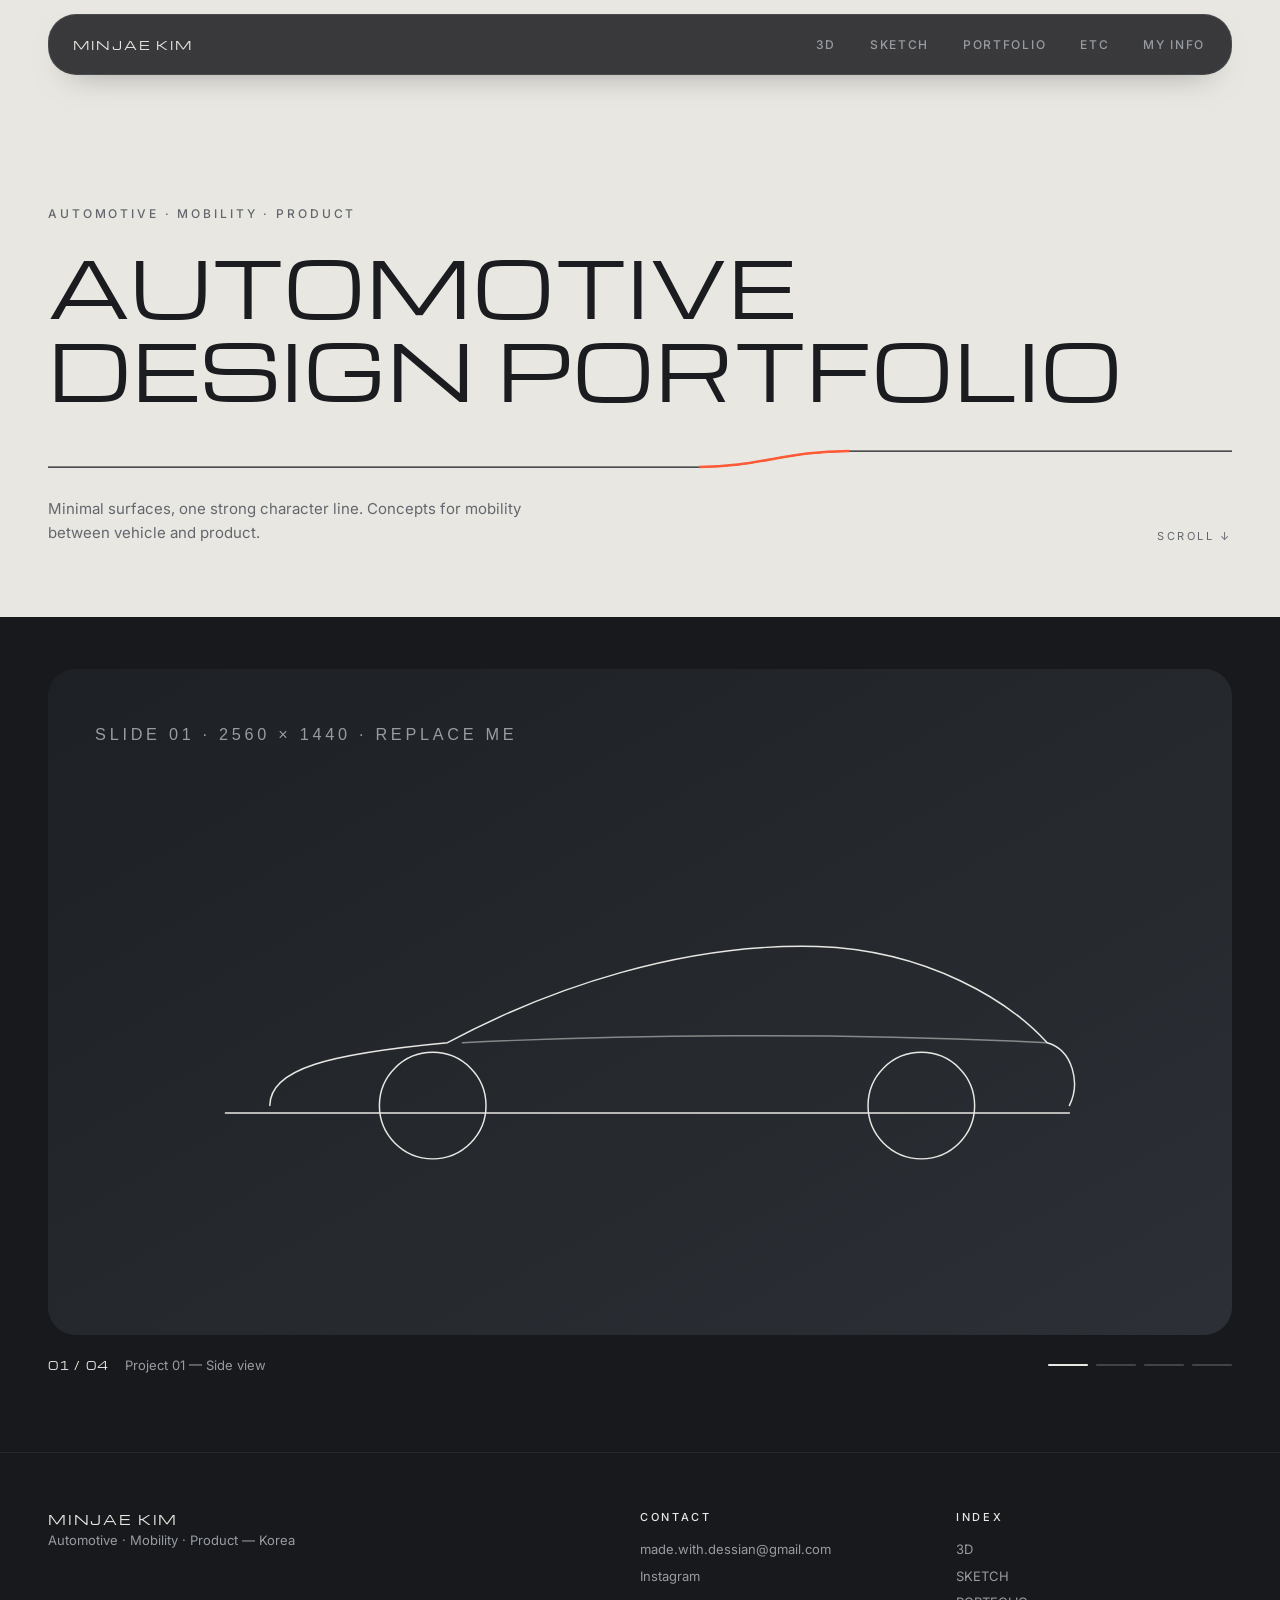
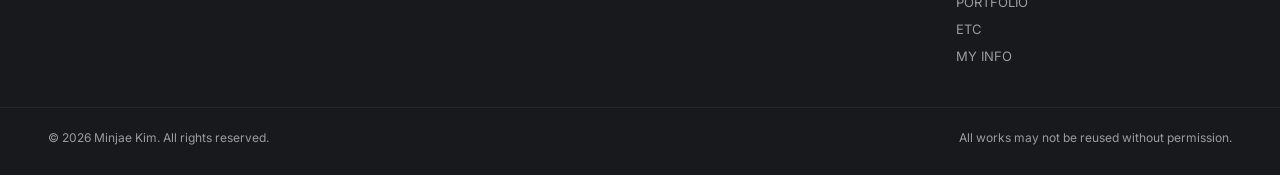
<file: index.html>
<!doctype html>
<html lang="en">
<head>
<meta charset="utf-8">
<meta name="viewport" content="width=device-width, initial-scale=1">
<title>Portfolio</title>
<meta name="description" content="Automotive and mobility design portfolio.">
<link rel="preconnect" href="https://fonts.googleapis.com">
<link rel="preconnect" href="https://fonts.gstatic.com" crossorigin>
<link href="https://fonts.googleapis.com/css2?family=Inter:wght@400;500;600&family=Michroma&display=swap" rel="stylesheet">
<link rel="stylesheet" href="css/style.css">
</head>
<body data-page="home">
<header id="site-header" class="gnb"></header>
<main>
  <section class="intro wrap">
    <p class="eyebrow" data-site="eyebrow"></p>
    <h1 class="wordmark" data-site="title">AUTOMOTIVE DESIGN PORTFOLIO</h1>
    <svg class="character-line" viewBox="0 0 1200 28" preserveAspectRatio="none" aria-hidden="true">
      <path pathLength="1" d="M0 22 H660 C720 22 748 6 812 6 H1200"/>
      <path class="accent" pathLength="1" d="M660 22 C720 22 748 6 812 6"/>
    </svg>
    <div class="intro-foot">
      <p class="tagline" data-site="tagline"></p>
      <span class="scroll-hint">SCROLL ↓</span>
    </div>
  </section>
  <section class="showcase" aria-label="Featured works">
    <div id="carousel" class="carousel wrap" tabindex="0" aria-roledescription="carousel"></div>
  </section>
</main>
<footer id="site-footer" class="site-footer"></footer>
<script src="js/data.js"></script>
<script src="js/site.js"></script>
</body>
</html>
</file>
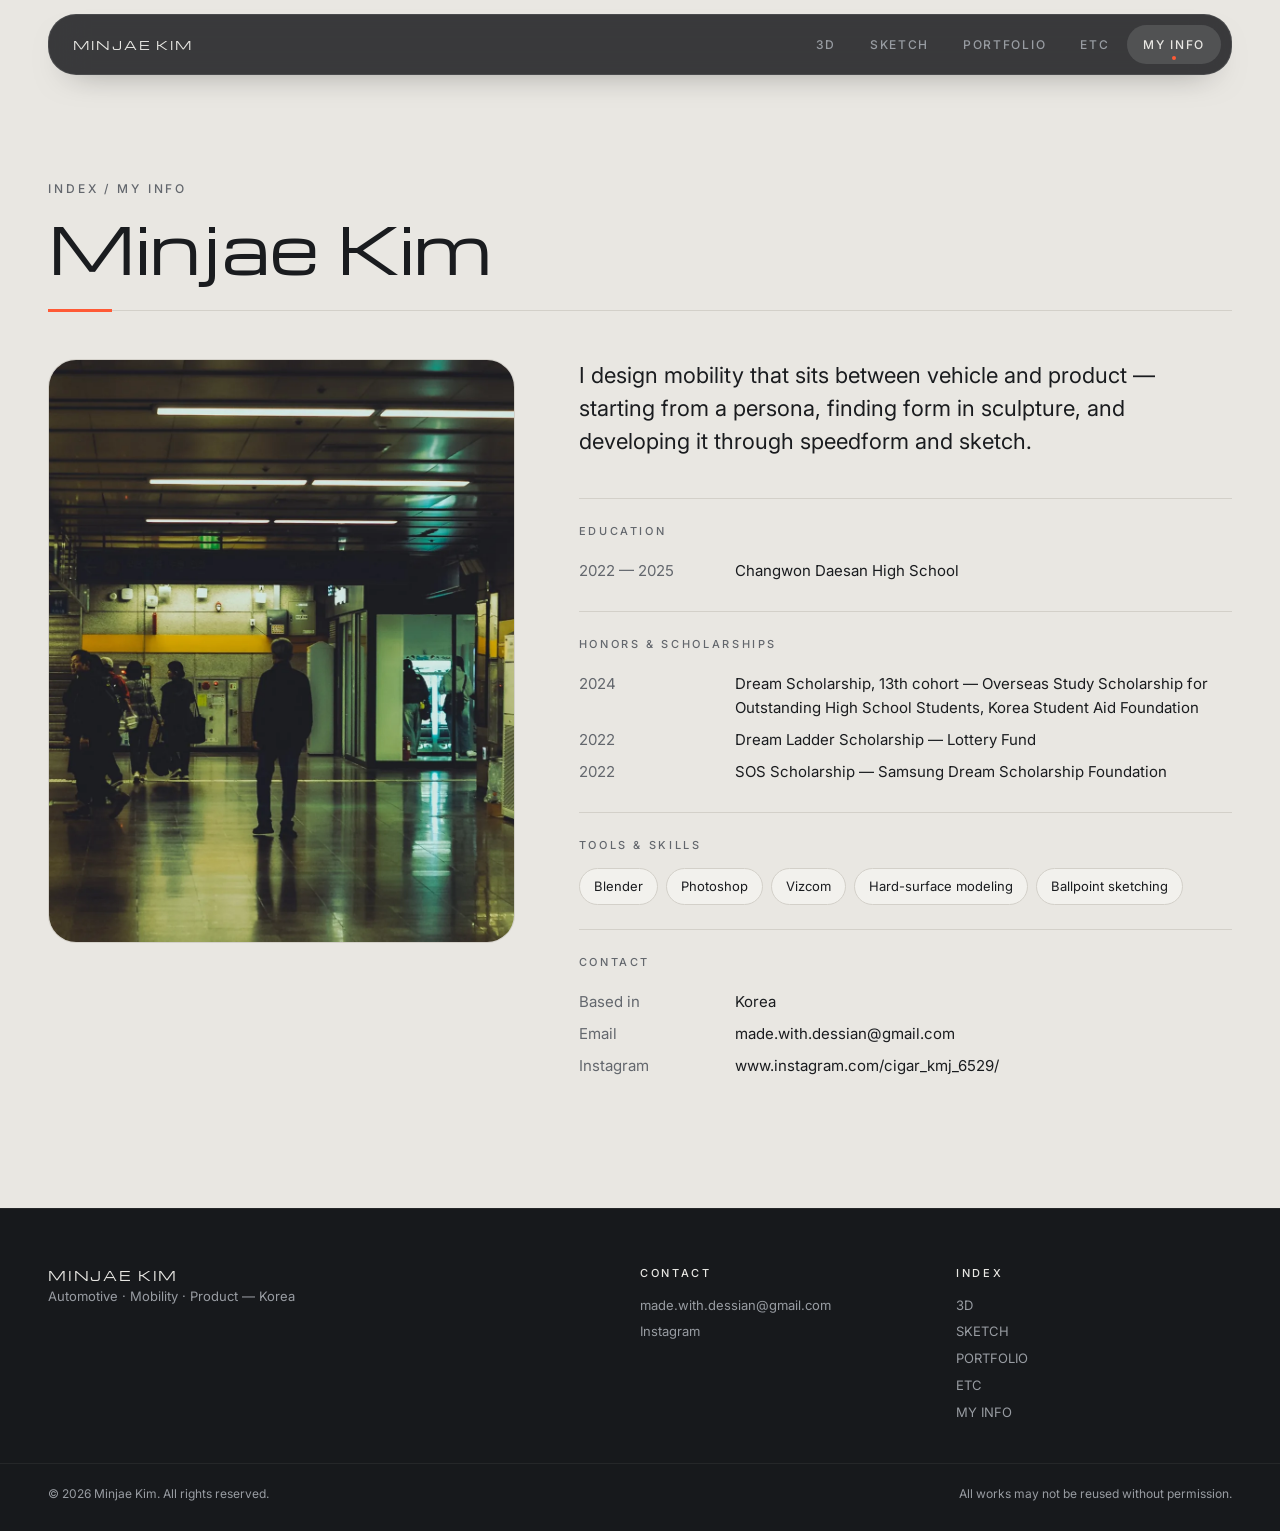
<file: info.html>
<!doctype html>
<html lang="en">
<head>
<meta charset="utf-8">
<meta name="viewport" content="width=device-width, initial-scale=1">
<title>My Info</title>
<meta name="description" content="Automotive and mobility design portfolio.">
<link rel="preconnect" href="https://fonts.googleapis.com">
<link rel="preconnect" href="https://fonts.gstatic.com" crossorigin>
<link href="https://fonts.googleapis.com/css2?family=Inter:wght@400;500;600&family=Michroma&display=swap" rel="stylesheet">
<link rel="stylesheet" href="css/style.css">
</head>
<body data-page="info">
<header id="site-header" class="gnb"></header>
<main>
  <section class="page-head wrap">
    <p class="eyebrow">Index / MY INFO</p>
    <h1 class="page-title" id="page-title"></h1>
    <div class="rule"></div>
  </section>
  <section class="info-grid wrap">
    <div class="portrait sq reveal" id="portrait"></div>
    <div id="info-body"></div>
  </section>
</main>
<footer id="site-footer" class="site-footer"></footer>
<script src="js/data.js"></script>
<script src="js/site.js"></script>
</body>
</html>
</file>
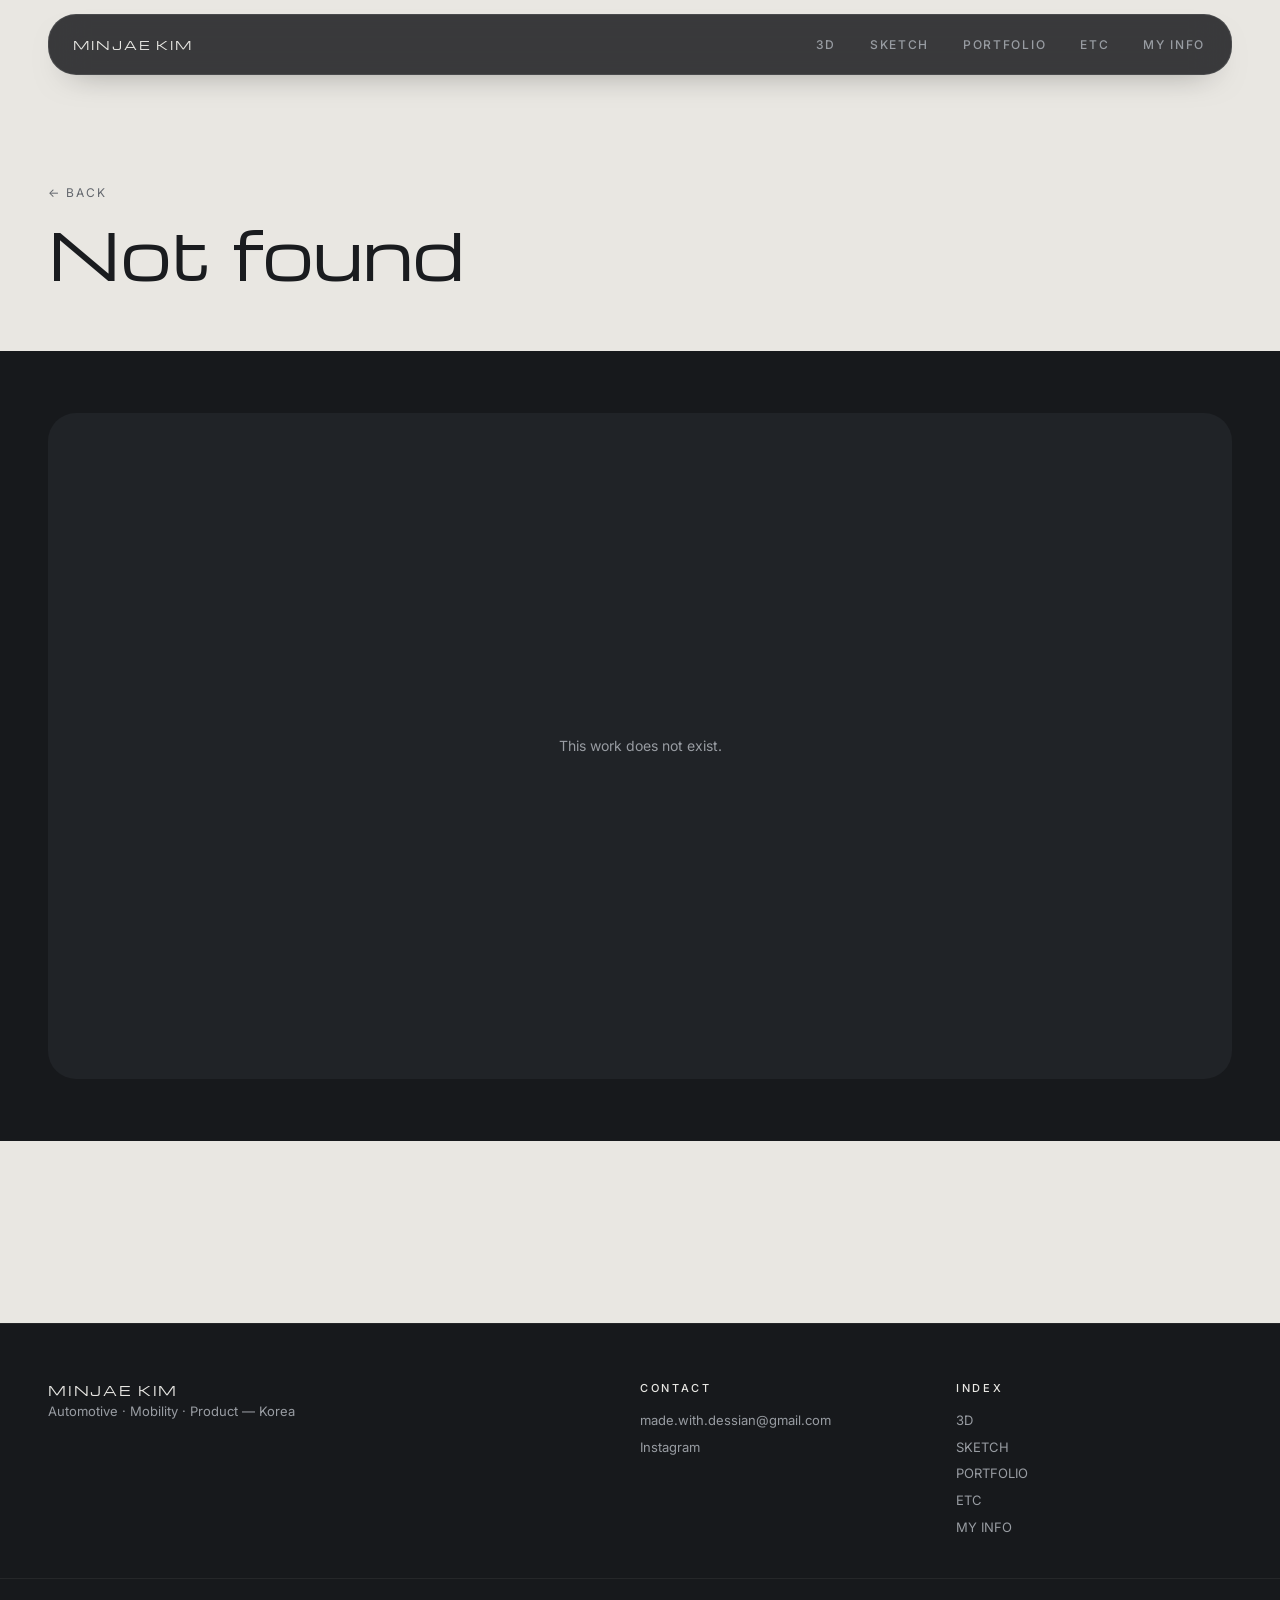
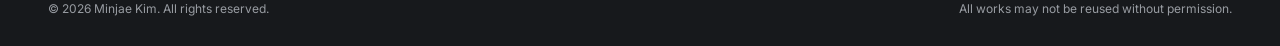
<file: view.html>
<!doctype html>
<html lang="en">
<head>
<meta charset="utf-8">
<meta name="viewport" content="width=device-width, initial-scale=1">
<title>Work</title>
<meta name="description" content="Automotive and mobility design portfolio.">
<link rel="preconnect" href="https://fonts.googleapis.com">
<link rel="preconnect" href="https://fonts.gstatic.com" crossorigin>
<link href="https://fonts.googleapis.com/css2?family=Inter:wght@400;500;600&family=Michroma&display=swap" rel="stylesheet">
<link rel="stylesheet" href="css/style.css">
</head>
<body data-page="view">
<header id="site-header" class="gnb"></header>
<main>
  <section class="page-head wrap" id="view-head">
    <a class="back-link" href="index.html">← BACK</a>
    <h1 class="page-title" id="view-title"></h1>
    <p class="page-meta" id="view-meta"></p>
  </section>
  <section class="stage"><div class="wrap" id="view-stage"></div></section>
  <section class="desc wrap"><p class="desc-body" id="view-desc"></p></section>
</main>
<footer id="site-footer" class="site-footer"></footer>
<script src="js/data.js"></script>
<script src="js/site.js"></script>
</body>
</html>
</file>
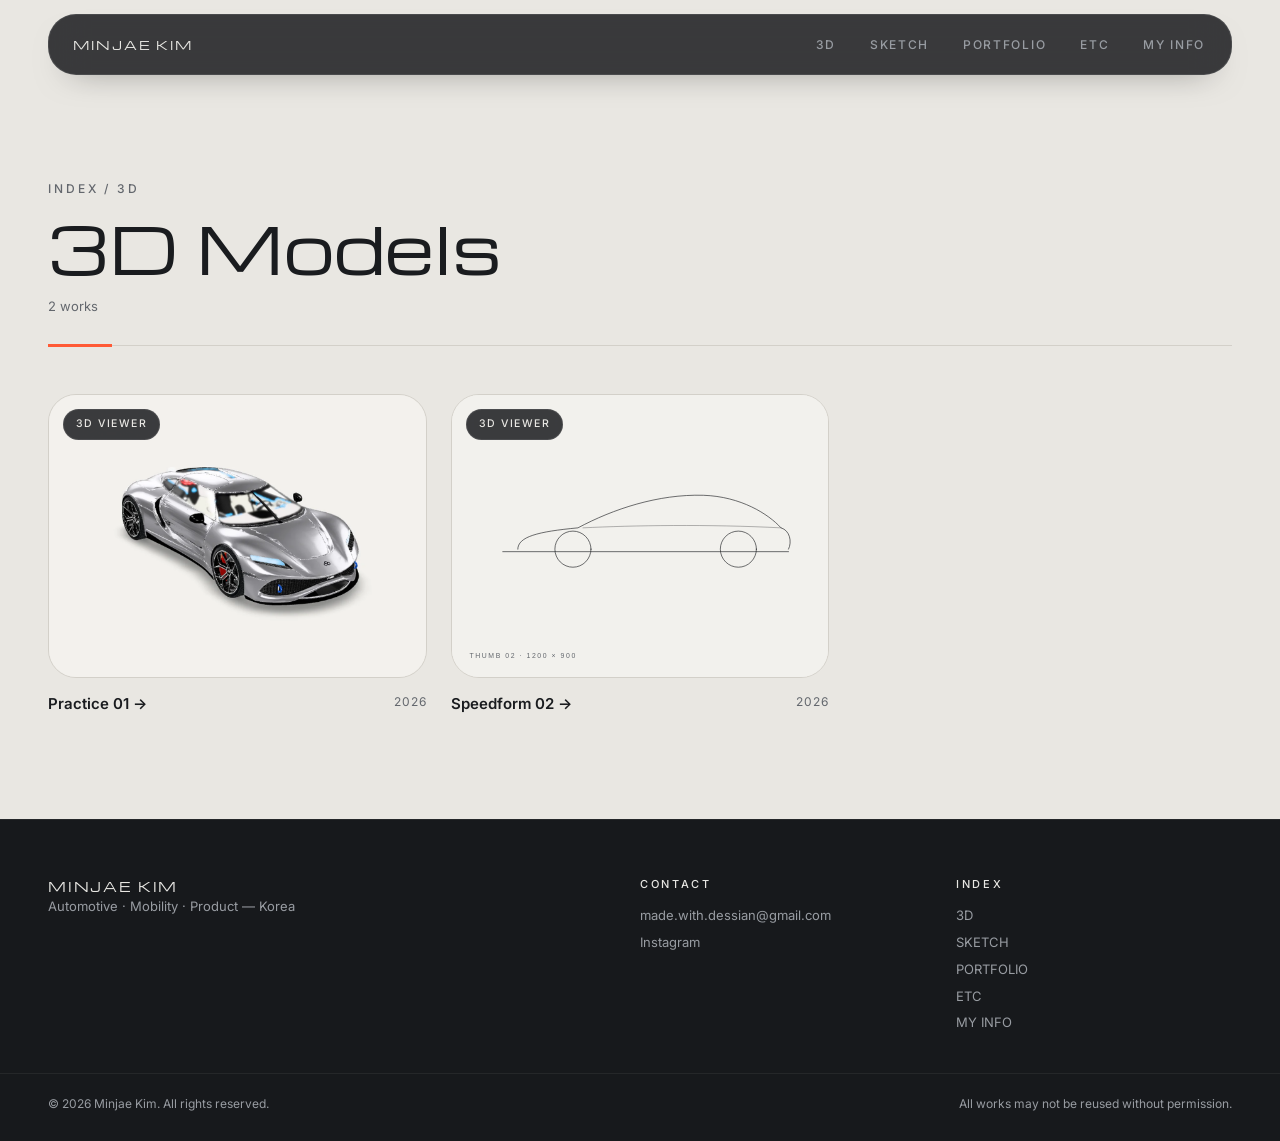
<file: works.html>
<!doctype html>
<html lang="en">
<head>
<meta charset="utf-8">
<meta name="viewport" content="width=device-width, initial-scale=1">
<title>Works</title>
<meta name="description" content="Automotive and mobility design portfolio.">
<link rel="preconnect" href="https://fonts.googleapis.com">
<link rel="preconnect" href="https://fonts.gstatic.com" crossorigin>
<link href="https://fonts.googleapis.com/css2?family=Inter:wght@400;500;600&family=Michroma&display=swap" rel="stylesheet">
<link rel="stylesheet" href="css/style.css">
</head>
<body data-page="works">
<header id="site-header" class="gnb"></header>
<main>
  <section class="page-head wrap">
    <p class="eyebrow" id="page-eyebrow"></p>
    <h1 class="page-title" id="page-title"></h1>
    <p class="page-meta" id="page-meta"></p>
    <div class="rule"></div>
  </section>
  <div id="grid" class="cards wrap"></div>
</main>
<footer id="site-footer" class="site-footer"></footer>
<script src="js/data.js"></script>
<script src="js/site.js"></script>
</body>
</html>
</file>
<file: css/style.css>
/* =========================================================
   Tokens
   ========================================================= */
:root {
  --graphite:   #17191c;
  --graphite-2: #202327;
  --graphite-3: #2b2f34;
  --paper:      #e9e7e2;
  --paper-2:    #f2f1ed;
  --line:       #d3d0c9;
  --ink:        #1a1c1f;
  --ink-soft:   #63676d;
  --on-dark:    #e8e7e3;
  --on-dark-soft: #989ca2;
  --accent:     #ff5a36;

  --r-lg: 28px;
  --r-sm: 16px;
  --ease: cubic-bezier(.2, .7, .2, 1);

  --font-display: "Michroma", "Inter", sans-serif;
  --font-body: "Inter", system-ui, -apple-system, "Segoe UI", sans-serif;

  --max: 1280px;
  --gutter: clamp(16px, 4vw, 48px);
}

*, *::before, *::after { box-sizing: border-box; }
html { scroll-behavior: smooth; }
body {
  margin: 0;
  background: var(--paper);
  color: var(--ink);
  font-family: var(--font-body);
  font-size: 16px;
  line-height: 1.6;
  -webkit-font-smoothing: antialiased;
  min-height: 100vh;
  display: flex;
  flex-direction: column;
}
main { flex: 1; }
img { max-width: 100%; display: block; }
a { color: inherit; text-decoration: none; }
button { font: inherit; color: inherit; }
.wrap { max-width: var(--max); margin: 0 auto; padding: 0 var(--gutter); }

/* Squircle: 지원 브라우저는 진짜 스퀴클, 나머지는 둥근 모서리 */
.sq    { border-radius: var(--r-lg); }
.sq-sm { border-radius: var(--r-sm); }
@supports (corner-shape: squircle) {
  .sq    { corner-shape: squircle; border-radius: calc(var(--r-lg) * 1.9); }
  .sq-sm { corner-shape: squircle; border-radius: calc(var(--r-sm) * 1.9); }
}

.glass {
  background: rgba(23, 25, 28, .84);
  -webkit-backdrop-filter: blur(18px) saturate(140%);
  backdrop-filter: blur(18px) saturate(140%);
  border: 1px solid rgba(255, 255, 255, .09);
}

.eyebrow {
  margin: 0;
  font-size: 12px;
  font-weight: 500;
  letter-spacing: .24em;
  text-transform: uppercase;
  color: var(--ink-soft);
}

/* =========================================================
   GNB (header)
   ========================================================= */
.gnb {
  position: sticky;
  top: 0;
  z-index: 50;
  padding: 14px var(--gutter);
}
.gnb-bar {
  max-width: var(--max);
  margin: 0 auto;
  display: flex;
  align-items: center;
  justify-content: space-between;
  gap: 24px;
  padding: 10px 10px 10px 24px;
  color: var(--on-dark);
  box-shadow: 0 14px 34px -22px rgba(0, 0, 0, .55);
}
.brand {
  font-family: var(--font-display);
  font-size: 12px;
  letter-spacing: .16em;
  white-space: nowrap;
}
.gnb ul { display: flex; gap: 2px; list-style: none; margin: 0; padding: 0; }
.nav-link {
  position: relative;
  display: block;
  padding: 10px 16px;
  font-size: 12px;
  font-weight: 500;
  letter-spacing: .14em;
  border-radius: 999px;
  color: var(--on-dark-soft);
  transition: color .25s var(--ease), background-color .25s var(--ease);
}
.nav-link:hover { color: var(--on-dark); background: rgba(255, 255, 255, .07); }
.nav-link[aria-current="page"] { color: var(--on-dark); background: rgba(255, 255, 255, .12); }
.nav-link[aria-current="page"]::after {
  content: "";
  position: absolute;
  left: 50%; bottom: 4px;
  width: 4px; height: 4px;
  margin-left: -2px;
  border-radius: 50%;
  background: var(--accent);
}
.menu-btn {
  display: none;
  padding: 10px 16px;
  border: 0;
  border-radius: 999px;
  background: rgba(255, 255, 255, .08);
  font-size: 12px;
  font-weight: 500;
  letter-spacing: .14em;
  cursor: pointer;
}
@media (max-width: 820px) {
  .menu-btn { display: block; }
  .gnb nav {
    position: absolute;
    left: var(--gutter); right: var(--gutter);
    top: calc(100% - 4px);
    padding: 8px;
    border-radius: 24px;
    background: rgba(23, 25, 28, .86);
    -webkit-backdrop-filter: blur(18px);
    backdrop-filter: blur(18px);
    border: 1px solid rgba(255, 255, 255, .09);
    opacity: 0;
    pointer-events: none;
    transform: translateY(-6px);
    transition: opacity .25s var(--ease), transform .25s var(--ease);
  }
  .gnb.is-open nav { opacity: 1; pointer-events: auto; transform: none; }
  .gnb ul { flex-direction: column; }
  .nav-link { padding: 14px 18px; color: var(--on-dark); }
  .nav-link[aria-current="page"]::after { left: auto; right: 18px; bottom: 50%; margin: 0 0 -2px; }
}

/* =========================================================
   Main — intro (logo / title)
   ========================================================= */
.intro { padding-top: clamp(48px, 9vw, 120px); padding-bottom: clamp(36px, 6vw, 72px); }
.wordmark {
  margin: 20px 0 0;
  font-family: var(--font-display);
  font-weight: 400;
  font-size: clamp(26px, 6vw, 82px);
  line-height: 1.08;
  letter-spacing: .01em;
}
.character-line { display: block; width: 100%; height: 28px; margin-top: clamp(20px, 3vw, 36px); overflow: visible; }
.character-line path {
  fill: none;
  stroke: var(--ink);
  stroke-width: 1.25;
  vector-effect: non-scaling-stroke;
  stroke-dasharray: 1;
  stroke-dashoffset: 1;
  animation: draw 1.8s var(--ease) .25s forwards;
}
.character-line path.accent { stroke: var(--accent); stroke-width: 2.5; animation-delay: 1.4s; animation-duration: .8s; }
@keyframes draw { to { stroke-dashoffset: 0; } }

.intro-foot {
  display: flex;
  justify-content: space-between;
  align-items: flex-end;
  gap: 32px;
  margin-top: 24px;
}
.tagline { margin: 0; max-width: 520px; color: var(--ink-soft); font-size: 15px; }
.scroll-hint { font-size: 11px; letter-spacing: .24em; color: var(--ink-soft); white-space: nowrap; }
@media (max-width: 640px) { .scroll-hint { display: none; } }

/* =========================================================
   Main — carousel
   ========================================================= */
.showcase {
  background: var(--graphite);
  color: var(--on-dark);
  padding: clamp(28px, 4vw, 56px) 0 clamp(48px, 6vw, 88px);
}
.car-frame {
  position: relative;
  aspect-ratio: 16 / 9;
  overflow: hidden;
  background: var(--graphite-2);
}
.slide {
  position: absolute;
  inset: 0;
  margin: 0;
  opacity: 0;
  transition: opacity 1.1s var(--ease);
}
.slide.is-active { opacity: 1; }
.slide img {
  width: 100%;
  height: 100%;
  object-fit: cover;
  transform: scale(1.05);
  transition: transform 7s linear;
}
.slide.is-active img { transform: scale(1); }

.car-arrow {
  position: absolute;
  top: 50%;
  width: 48px; height: 48px;
  margin-top: -24px;
  display: grid;
  place-items: center;
  border-radius: 50%;
  color: var(--on-dark);
  cursor: pointer;
  opacity: 0;
  transition: opacity .3s var(--ease), background-color .2s;
}
.car-arrow.prev { left: 20px; }
.car-arrow.next { right: 20px; }
.car-frame:hover .car-arrow, .car-arrow:focus-visible { opacity: 1; }
.car-arrow:hover { background: rgba(23, 25, 28, .8); }
@media (hover: none) { .car-arrow { opacity: 1; width: 40px; height: 40px; margin-top: -20px; } }

.car-ui {
  display: flex;
  align-items: center;
  justify-content: space-between;
  gap: 24px;
  margin-top: 20px;
}
.car-caption { display: flex; gap: 16px; align-items: baseline; font-size: 13px; color: var(--on-dark-soft); }
.car-count { font-family: var(--font-display); font-size: 11px; color: var(--on-dark); letter-spacing: .1em; }
.car-dots { display: flex; gap: 8px; }
.car-dot {
  position: relative;
  width: 40px; height: 20px;
  padding: 0;
  border: 0;
  background: none;
  cursor: pointer;
}
.car-dot::before, .car-dot span {
  content: "";
  position: absolute;
  left: 0; top: 9px;
  height: 2px;
  border-radius: 2px;
}
.car-dot::before { right: 0; background: rgba(255, 255, 255, .18); }
.car-dot span { width: 0; background: var(--on-dark); }
.car-dot.is-active span { animation: progress var(--interval, 5s) linear forwards; }
.carousel.is-paused .car-dot.is-active span { animation-play-state: paused; }
@keyframes progress { to { width: 100%; } }
@media (max-width: 640px) { .car-dot { width: 24px; } }

/* =========================================================
   Page head (menu pages)
   ========================================================= */
.page-head { padding-top: clamp(40px, 7vw, 96px); padding-bottom: clamp(28px, 4vw, 48px); }
.page-title {
  margin: 14px 0 0;
  font-family: var(--font-display);
  font-weight: 400;
  font-size: clamp(30px, 5vw, 64px);
  line-height: 1.1;
}
.page-head .rule { height: 1px; background: var(--line); margin-top: 28px; position: relative; }
.page-head .rule::after {
  content: "";
  position: absolute;
  left: 0; top: -1px;
  width: 64px; height: 3px;
  background: var(--accent);
}
.page-meta { margin: 14px 0 0; font-size: 13px; color: var(--ink-soft); }

/* =========================================================
   Card grid — 3 columns
   ========================================================= */
.cards {
  display: grid;
  grid-template-columns: repeat(3, 1fr);
  gap: 40px 24px;
  padding-bottom: clamp(64px, 8vw, 120px);
}
@media (max-width: 960px) { .cards { grid-template-columns: repeat(2, 1fr); } }
@media (max-width: 600px) { .cards { grid-template-columns: 1fr; } }

.card { display: block; }
.card-thumb {
  position: relative;
  aspect-ratio: 4 / 3;
  overflow: hidden;
  background: var(--paper-2);
  border: 1px solid var(--line);
}
.card-thumb img { width: 100%; height: 100%; object-fit: cover; transition: transform .7s var(--ease); }
.card:hover .card-thumb img { transform: scale(1.035); }
.badge {
  position: absolute;
  left: 14px; top: 14px;
  padding: 6px 12px;
  border-radius: 999px;
  font-size: 10.5px;
  font-weight: 500;
  letter-spacing: .14em;
  color: var(--on-dark);
}
.card-meta { display: flex; justify-content: space-between; gap: 16px; margin-top: 14px; }
.card-title { margin: 0; font-size: 15px; font-weight: 600; }
.card-year { font-size: 12px; color: var(--ink-soft); letter-spacing: .08em; }
.card-arrow {
  display: inline-block;
  transition: transform .3s var(--ease);
}
.card:hover .card-arrow { transform: translateX(4px); }

.empty {
  padding: 64px 24px;
  margin-bottom: clamp(64px, 8vw, 120px);
  text-align: center;
  color: var(--ink-soft);
  border: 1px dashed var(--line);
}

/* =========================================================
   Detail view
   ========================================================= */
.back-link { font-size: 12px; letter-spacing: .16em; color: var(--ink-soft); }
.back-link:hover { color: var(--ink); }
.stage { background: var(--graphite); padding: clamp(24px, 4vw, 48px) 0; }
.stage model-viewer, .stage .pdf-frame {
  width: 100%;
  height: auto;
  aspect-ratio: 16 / 9;
  background: var(--graphite-2);
  --poster-color: transparent;
}
.stage .pdf-frame { aspect-ratio: auto; height: 82vh; border: 0; }
.image-stack { display: grid; gap: 16px; }
.image-stack img { width: 100%; background: var(--graphite-2); }
.stage-note {
  display: grid;
  place-items: center;
  aspect-ratio: 16 / 9;
  background: var(--graphite-2);
  color: var(--on-dark-soft);
  font-size: 14px;
  text-align: center;
  padding: 24px;
}
.stage-actions { display: flex; justify-content: flex-end; margin-top: 16px; }
.btn {
  display: inline-block;
  padding: 11px 20px;
  border-radius: 999px;
  font-size: 12px;
  font-weight: 500;
  letter-spacing: .14em;
  color: var(--on-dark);
  background: rgba(255, 255, 255, .08);
  border: 1px solid rgba(255, 255, 255, .12);
  transition: background-color .2s;
}
.btn:hover { background: rgba(255, 255, 255, .16); }
.desc { padding-top: clamp(36px, 5vw, 64px); padding-bottom: clamp(64px, 8vw, 120px); }
.desc-body { max-width: 720px; font-size: 16px; white-space: pre-line; }

/* =========================================================
   MY INFO
   ========================================================= */
.info-grid {
  display: grid;
  grid-template-columns: minmax(0, 5fr) minmax(0, 7fr);
  gap: clamp(32px, 5vw, 72px);
  padding-bottom: clamp(64px, 8vw, 120px);
}
@media (max-width: 820px) { .info-grid { grid-template-columns: 1fr; } }
.portrait { aspect-ratio: 4 / 5; overflow: hidden; background: var(--paper-2); border: 1px solid var(--line); }
.portrait img { width: 100%; height: 100%; object-fit: cover; }
.statement { margin: 0 0 40px; font-size: clamp(18px, 2vw, 22px); line-height: 1.5; }
.info-block { padding: 24px 0; border-top: 1px solid var(--line); }
.info-block h2 { margin: 0 0 14px; font-size: 11px; font-weight: 500; letter-spacing: .24em; color: var(--ink-soft); }
.info-row { display: grid; grid-template-columns: 140px 1fr; gap: 16px; font-size: 15px; padding: 4px 0; }
.info-row span:first-child { color: var(--ink-soft); }
@media (max-width: 480px) { .info-row { grid-template-columns: 1fr; gap: 0; } }
.tags { display: flex; flex-wrap: wrap; gap: 8px; }
.tag { padding: 7px 14px; border-radius: 999px; border: 1px solid var(--line); font-size: 13px; background: var(--paper-2); }

/* =========================================================
   Footer
   ========================================================= */
.site-footer {
  background: var(--graphite);
  color: var(--on-dark-soft);
  border-top: 1px solid rgba(255, 255, 255, .06);
  font-size: 13px;
}
.foot-top {
  display: grid;
  grid-template-columns: 2fr 1fr 1fr;
  gap: 40px;
  padding-top: 56px;
  padding-bottom: 40px;
}
@media (max-width: 720px) { .foot-top { grid-template-columns: 1fr; gap: 28px; } }
.foot-name { margin: 0 0 10px; font-family: var(--font-display); font-size: 13px; letter-spacing: .14em; color: var(--on-dark); }
.foot-top p { margin: 0; max-width: 380px; }
.foot-top h3 { margin: 0 0 12px; font-size: 11px; font-weight: 500; letter-spacing: .24em; color: var(--on-dark); }
.foot-top ul { list-style: none; margin: 0; padding: 0; display: grid; gap: 6px; }
.foot-top a:hover { color: var(--on-dark); }
.foot-bottom {
  display: flex;
  justify-content: space-between;
  gap: 16px;
  flex-wrap: wrap;
  padding-top: 20px;
  padding-bottom: 28px;
  border-top: 1px solid rgba(255, 255, 255, .06);
  font-size: 12px;
}

/* =========================================================
   Reveal on scroll
   ========================================================= */
.reveal { opacity: 0; transform: translateY(18px); transition: opacity .6s var(--ease), transform .6s var(--ease); transition-delay: calc(var(--i, 0) * 70ms); }
.reveal.in { opacity: 1; transform: none; }

@media (prefers-reduced-motion: reduce) {
  *, *::before, *::after { animation-duration: .001ms !important; animation-delay: 0s !important; transition-duration: .001ms !important; }
  .reveal { opacity: 1; transform: none; }
}

:focus-visible { outline: 2px solid var(--accent); outline-offset: 3px; }
.sr-only { position: absolute; width: 1px; height: 1px; overflow: hidden; clip: rect(0 0 0 0); white-space: nowrap; }
.info-row.no-period { grid-template-columns: 1fr; }
.info-row.no-period span:first-child { display: none; }
.brand, .foot-name { text-transform: uppercase; }
</file>
